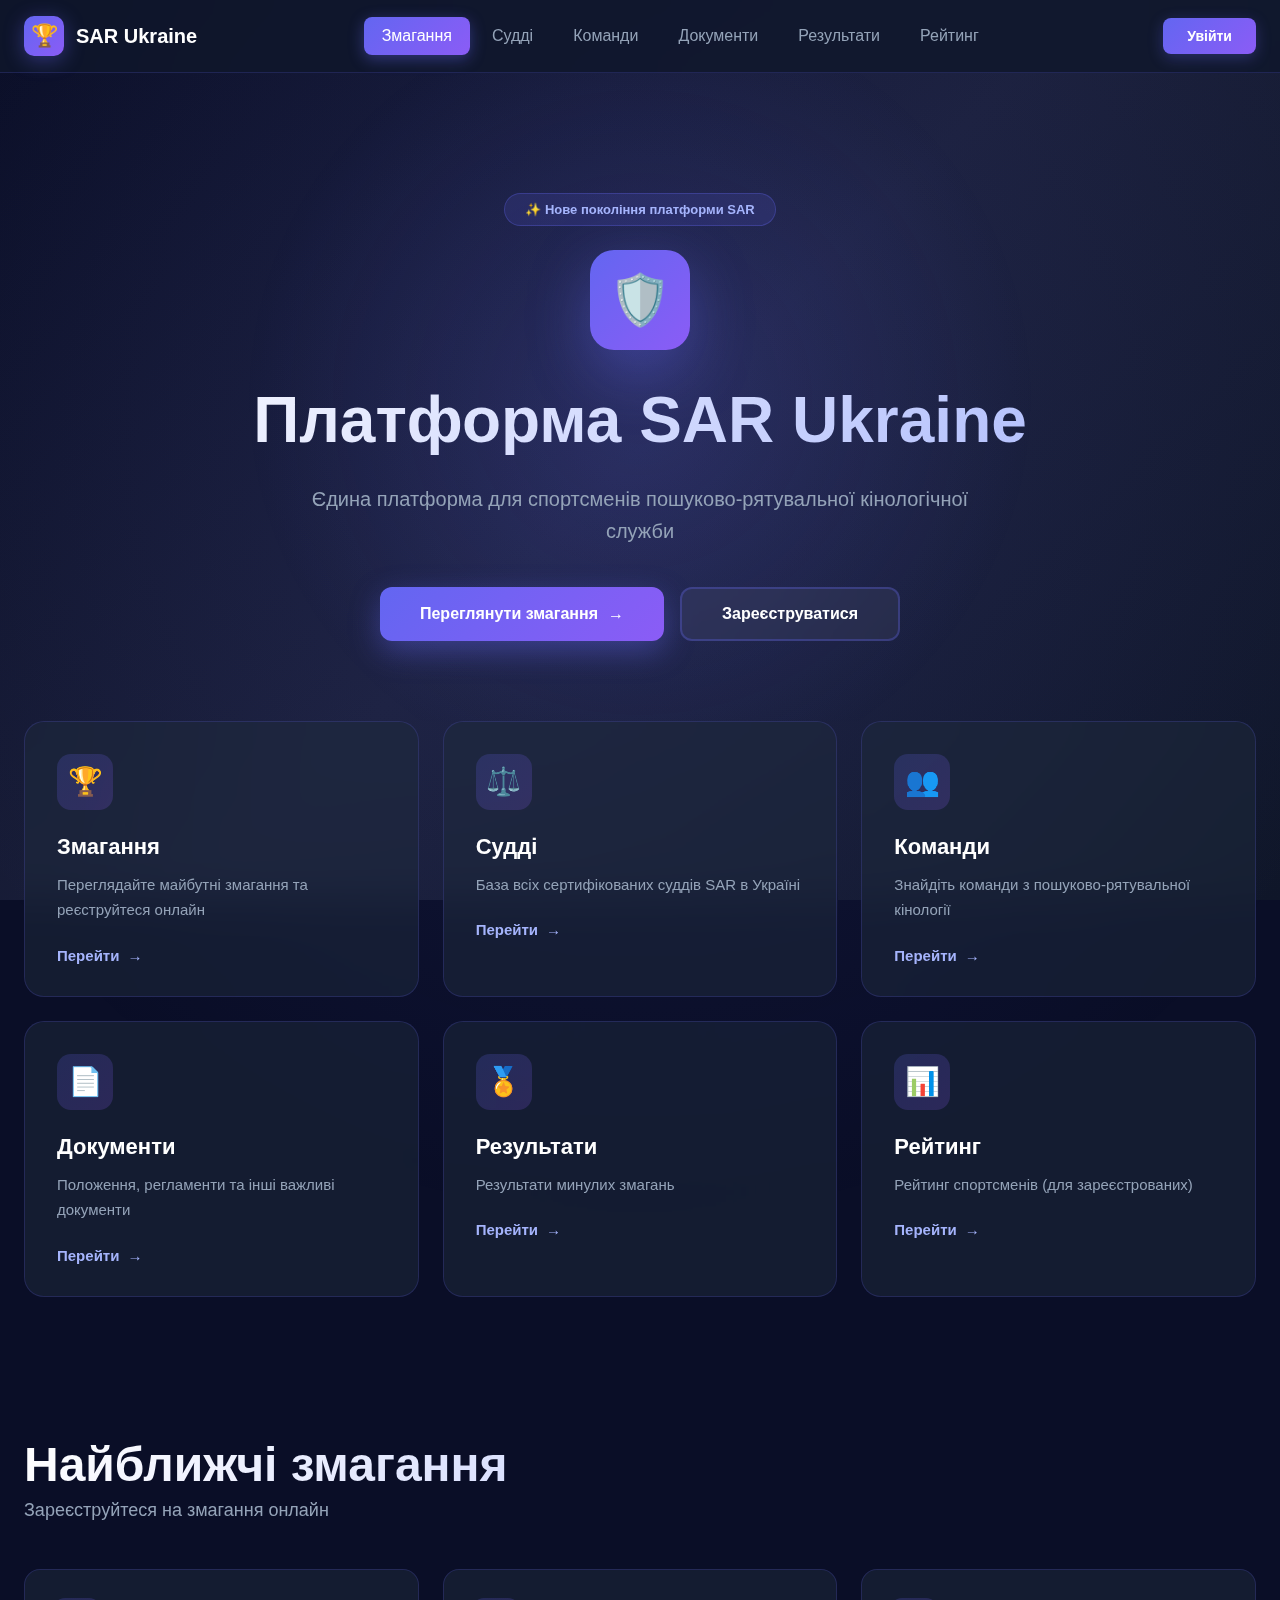
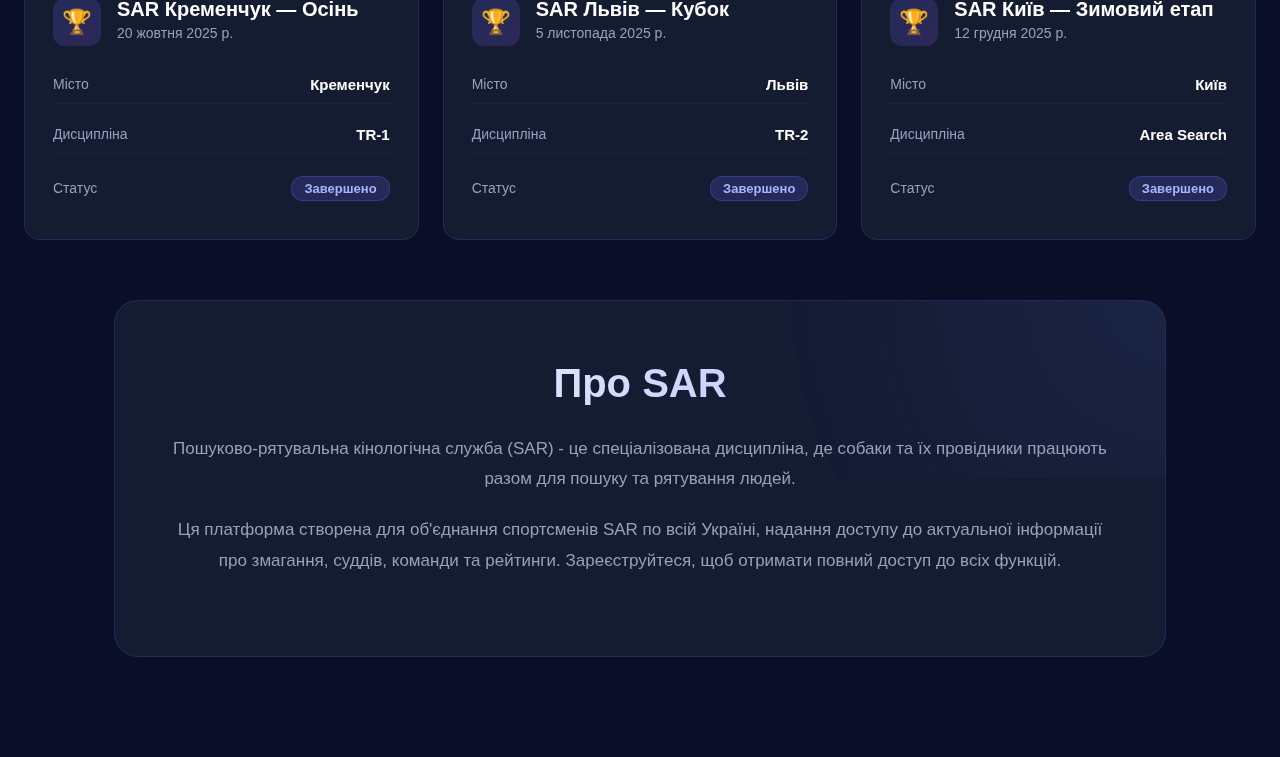
<file: populated-platform.html>
<!DOCTYPE html>
<html lang="uk">
<head>
    <meta charset="UTF-8">
    <meta name="viewport" content="width=device-width, initial-scale=1.0">
    <title>SAR Ukraine - Платформа для пошуково-рятувальної кінологічної служби</title>
    <style>
        * {
            margin: 0;
            padding: 0;
            box-sizing: border-box;
        }

        body {
            font-family: 'Inter', -apple-system, BlinkMacSystemFont, 'Segoe UI', Roboto, sans-serif;
            background: #0a0e27;
            color: #e5e7eb;
            overflow-x: hidden;
        }

        /* Animated Background */
        .bg-animation {
            position: fixed;
            top: 0;
            left: 0;
            width: 100%;
            height: 100%;
            z-index: 0;
            background: linear-gradient(135deg, #0a0e27 0%, #1a1f3a 50%, #0f1629 100%);
        }

        .bg-animation::before {
            content: '';
            position: absolute;
            top: -50%;
            left: -50%;
            width: 200%;
            height: 200%;
            background: radial-gradient(circle, rgba(99, 102, 241, 0.1) 0%, transparent 50%);
            animation: rotate 30s linear infinite;
        }

        @keyframes rotate {
            from { transform: rotate(0deg); }
            to { transform: rotate(360deg); }
        }

        .content-wrapper {
            position: relative;
            z-index: 1;
        }

        /* Header */
        .header {
            background: rgba(15, 23, 42, 0.8);
            backdrop-filter: blur(20px);
            -webkit-backdrop-filter: blur(20px);
            border-bottom: 1px solid rgba(99, 102, 241, 0.2);
            padding: 16px 0;
            position: sticky;
            top: 0;
            z-index: 100;
        }

        .header-content {
            max-width: 1400px;
            margin: 0 auto;
            padding: 0 24px;
            display: flex;
            justify-content: space-between;
            align-items: center;
        }

        .logo {
            display: flex;
            align-items: center;
            gap: 12px;
            font-size: 20px;
            font-weight: 700;
            color: #fff;
            cursor: pointer;
        }

        .logo-icon {
            width: 40px;
            height: 40px;
            background: linear-gradient(135deg, #6366f1 0%, #8b5cf6 100%);
            border-radius: 10px;
            display: flex;
            align-items: center;
            justify-content: center;
            font-size: 22px;
            box-shadow: 0 4px 20px rgba(99, 102, 241, 0.4);
        }

        .nav {
            display: flex;
            gap: 4px;
            align-items: center;
        }

        .nav-item {
            padding: 10px 18px;
            border-radius: 8px;
            cursor: pointer;
            transition: all 0.3s cubic-bezier(0.4, 0, 0.2, 1);
            font-size: 16px;
            font-weight: 500;
            display: flex;
            align-items: center;
            gap: 8px;
            color: #94a3b8;
            background: transparent;
            border: none;
            position: relative;
        }

        .nav-item::before {
            content: '';
            position: absolute;
            bottom: 0;
            left: 50%;
            transform: translateX(-50%) scaleX(0);
            width: 80%;
            height: 2px;
            background: linear-gradient(90deg, #6366f1, #8b5cf6);
            transition: transform 0.3s ease;
        }

        .nav-item:hover {
            color: #fff;
            background: rgba(99, 102, 241, 0.1);
        }

        .nav-item:hover::before {
            transform: translateX(-50%) scaleX(1);
        }

        .nav-item.active {
            background: linear-gradient(135deg, #6366f1 0%, #8b5cf6 100%);
            color: white;
            box-shadow: 0 4px 15px rgba(99, 102, 241, 0.4);
        }

        .btn-login {
            padding: 10px 24px;
            background: linear-gradient(135deg, #6366f1 0%, #8b5cf6 100%);
            color: white;
            border: none;
            border-radius: 8px;
            font-size: 14px;
            font-weight: 600;
            cursor: pointer;
            transition: all 0.3s;
            box-shadow: 0 4px 15px rgba(99, 102, 241, 0.3);
        }

        .btn-login:hover {
            transform: translateY(-2px);
            box-shadow: 0 6px 25px rgba(99, 102, 241, 0.5);
        }

        /* Mobile Menu */
        .mobile-menu-btn {
            display: none;
            background: none;
            border: none;
            color: #fff;
            font-size: 24px;
            cursor: pointer;
            padding: 8px;
        }

        .mobile-menu {
            display: none;
            position: fixed;
            top: 73px;
            left: 0;
            right: 0;
            background: linear-gradient(180deg, rgba(15, 23, 42, 0.98) 0%, rgba(30, 41, 59, 0.98) 100%);
            backdrop-filter: blur(20px);
            padding: 20px;
            border-bottom: 1px solid rgba(99, 102, 241, 0.3);
            box-shadow: 0 10px 40px rgba(0, 0, 0, 0.5);
            animation: slideDown 0.3s ease;
            z-index: 99;
        }

        @keyframes slideDown {
            from {
                opacity: 0;
                transform: translateY(-20px);
            }
            to {
                opacity: 1;
                transform: translateY(0);
            }
        }

        .mobile-menu.active {
            display: block;
        }

        .mobile-nav {
            display: flex;
            flex-direction: column;
            gap: 8px;
        }

        .mobile-nav .nav-item {
            background: rgba(30, 41, 59, 0.6);
            border: 1px solid rgba(99, 102, 241, 0.2);
        }

        .mobile-nav .nav-item:hover {
            background: rgba(99, 102, 241, 0.2);
            border-color: rgba(99, 102, 241, 0.4);
        }

        .mobile-nav .btn-login {
            background: linear-gradient(135deg, #6366f1 0%, #8b5cf6 100%);
            border: none;
        }

        .mobile-nav .nav-item {
            width: 100%;
            justify-content: flex-start;
            padding: 14px 18px;
        }

        /* Hero Section */
        .hero {
            padding: 120px 24px 80px;
            text-align: center;
            position: relative;
            overflow: hidden;
        }

        .hero::before {
            content: '';
            position: absolute;
            top: 50%;
            left: 50%;
            transform: translate(-50%, -50%);
            width: 800px;
            height: 800px;
            background: radial-gradient(circle, rgba(99, 102, 241, 0.15) 0%, transparent 70%);
            animation: pulse 4s ease-in-out infinite;
        }

        @keyframes pulse {
            0%, 100% { transform: translate(-50%, -50%) scale(1); }
            50% { transform: translate(-50%, -50%) scale(1.1); }
        }

        .hero-content {
            position: relative;
            z-index: 1;
        }

        .hero-badge {
            display: inline-block;
            padding: 8px 20px;
            background: rgba(99, 102, 241, 0.15);
            border: 1px solid rgba(99, 102, 241, 0.3);
            border-radius: 50px;
            font-size: 13px;
            font-weight: 600;
            color: #a5b4fc;
            margin-bottom: 24px;
            animation: fadeInDown 0.8s ease;
        }

        @keyframes fadeInDown {
            from {
                opacity: 0;
                transform: translateY(-20px);
            }
            to {
                opacity: 1;
                transform: translateY(0);
            }
        }

        .hero-icon {
            width: 100px;
            height: 100px;
            background: linear-gradient(135deg, #6366f1 0%, #8b5cf6 100%);
            border-radius: 24px;
            margin: 0 auto 32px;
            display: flex;
            align-items: center;
            justify-content: center;
            font-size: 50px;
            box-shadow: 0 20px 60px rgba(99, 102, 241, 0.4);
            animation: float 3s ease-in-out infinite;
        }

        @keyframes float {
            0%, 100% { transform: translateY(0px); }
            50% { transform: translateY(-10px); }
        }

        .hero h1 {
            font-size: 64px;
            font-weight: 800;
            margin-bottom: 24px;
            background: linear-gradient(135deg, #fff 0%, #a5b4fc 100%);
            -webkit-background-clip: text;
            -webkit-text-fill-color: transparent;
            background-clip: text;
            line-height: 1.2;
            animation: fadeIn 1s ease 0.3s both;
        }

        @keyframes fadeIn {
            from { opacity: 0; transform: translateY(20px); }
            to { opacity: 1; transform: translateY(0); }
        }

        .hero p {
            font-size: 20px;
            color: #94a3b8;
            margin-bottom: 40px;
            max-width: 700px;
            margin-left: auto;
            margin-right: auto;
            line-height: 1.6;
            animation: fadeIn 1s ease 0.5s both;
        }

        .hero-buttons {
            display: flex;
            gap: 16px;
            justify-content: center;
            flex-wrap: wrap;
            animation: fadeIn 1s ease 0.7s both;
        }

        .btn-primary {
            padding: 16px 40px;
            background: linear-gradient(135deg, #6366f1 0%, #8b5cf6 100%);
            color: white;
            border: none;
            border-radius: 12px;
            font-size: 16px;
            font-weight: 600;
            cursor: pointer;
            transition: all 0.3s;
            display: flex;
            align-items: center;
            gap: 10px;
            box-shadow: 0 10px 30px rgba(99, 102, 241, 0.4);
        }

        .btn-primary:hover {
            transform: translateY(-3px);
            box-shadow: 0 15px 40px rgba(99, 102, 241, 0.6);
        }

        .btn-secondary {
            padding: 16px 40px;
            background: rgba(255, 255, 255, 0.05);
            color: #fff;
            border: 2px solid rgba(99, 102, 241, 0.3);
            border-radius: 12px;
            font-size: 16px;
            font-weight: 600;
            cursor: pointer;
            transition: all 0.3s;
            backdrop-filter: blur(10px);
        }

        .btn-secondary:hover {
            background: rgba(99, 102, 241, 0.1);
            border-color: rgba(99, 102, 241, 0.5);
            transform: translateY(-2px);
        }

        /* Features Grid */
        .features {
            max-width: 1400px;
            margin: 0 auto;
            padding: 0 24px 100px;
            display: grid;
            grid-template-columns: repeat(auto-fit, minmax(300px, 1fr));
            gap: 24px;
        }

        .feature-card {
            background: rgba(30, 41, 59, 0.5);
            backdrop-filter: blur(20px);
            border: 1px solid rgba(99, 102, 241, 0.2);
            border-radius: 20px;
            padding: 32px;
            transition: all 0.4s cubic-bezier(0.4, 0, 0.2, 1);
            cursor: pointer;
            position: relative;
            overflow: hidden;
        }

        .feature-card::before {
            content: '';
            position: absolute;
            top: 0;
            left: 0;
            right: 0;
            height: 3px;
            background: linear-gradient(90deg, #6366f1, #8b5cf6, #ec4899);
            transform: scaleX(0);
            transform-origin: left;
            transition: transform 0.4s ease;
        }

        .feature-card:hover::before {
            transform: scaleX(1);
        }

        .feature-card:hover {
            transform: translateY(-8px);
            background: rgba(30, 41, 59, 0.8);
            border-color: rgba(99, 102, 241, 0.5);
            box-shadow: 0 20px 60px rgba(99, 102, 241, 0.3);
        }

        .feature-icon {
            width: 56px;
            height: 56px;
            background: linear-gradient(135deg, rgba(99, 102, 241, 0.2) 0%, rgba(139, 92, 246, 0.2) 100%);
            border-radius: 14px;
            display: flex;
            align-items: center;
            justify-content: center;
            font-size: 28px;
            margin-bottom: 24px;
            transition: all 0.3s;
        }

        .feature-card:hover .feature-icon {
            transform: scale(1.1) rotate(5deg);
            background: linear-gradient(135deg, #6366f1 0%, #8b5cf6 100%);
            box-shadow: 0 8px 25px rgba(99, 102, 241, 0.5);
        }

        .feature-card h3 {
            font-size: 22px;
            font-weight: 700;
            margin-bottom: 12px;
            color: #fff;
        }

        .feature-card p {
            font-size: 15px;
            color: #94a3b8;
            line-height: 1.7;
            margin-bottom: 24px;
        }

        .feature-link {
            display: flex;
            align-items: center;
            gap: 8px;
            color: #a5b4fc;
            font-size: 15px;
            font-weight: 600;
            transition: all 0.3s;
        }

        .feature-card:hover .feature-link {
            color: #c7d2fe;
            gap: 12px;
        }

        /* About Section */
        .about {
            max-width: 1100px;
            margin: 0 auto;
            padding: 0 24px 100px;
        }

        .about-box {
            background: rgba(30, 41, 59, 0.5);
            backdrop-filter: blur(20px);
            border: 1px solid rgba(99, 102, 241, 0.2);
            border-radius: 24px;
            padding: 60px 48px;
            position: relative;
            overflow: hidden;
        }

        .about-box::before {
            content: '';
            position: absolute;
            top: -50%;
            right: -50%;
            width: 100%;
            height: 100%;
            background: radial-gradient(circle, rgba(99, 102, 241, 0.1) 0%, transparent 70%);
        }

        .about-box h2 {
            font-size: 40px;
            font-weight: 800;
            margin-bottom: 28px;
            text-align: center;
            background: linear-gradient(135deg, #fff 0%, #a5b4fc 100%);
            -webkit-background-clip: text;
            -webkit-text-fill-color: transparent;
            background-clip: text;
            position: relative;
        }

        .about-box p {
            font-size: 17px;
            color: #94a3b8;
            line-height: 1.8;
            margin-bottom: 20px;
            text-align: center;
            position: relative;
        }

        /* Page Content */
        .page-content {
            max-width: 1400px;
            margin: 0 auto;
            padding: 60px 24px;
        }

        .page-header {
            margin-bottom: 48px;
            text-align: left;
        }

        .page-header h1 {
            font-size: 48px;
            font-weight: 800;
            margin-bottom: 8px;
            background: linear-gradient(135deg, #fff 0%, #a5b4fc 100%);
            -webkit-background-clip: text;
            -webkit-text-fill-color: transparent;
            background-clip: text;
        }

        .page-header p {
            font-size: 18px;
            color: #94a3b8;
        }

        /* Data Cards */
        .data-grid {
            display: grid;
            grid-template-columns: repeat(auto-fill, minmax(350px, 1fr));
            gap: 24px;
        }

        .data-card {
            background: rgba(30, 41, 59, 0.5);
            backdrop-filter: blur(20px);
            border: 1px solid rgba(99, 102, 241, 0.2);
            border-radius: 16px;
            padding: 28px;
            transition: all 0.3s;
            position: relative;
            overflow: hidden;
        }

        .data-card::before {
            content: '';
            position: absolute;
            top: 0;
            left: 0;
            right: 0;
            height: 3px;
            background: linear-gradient(90deg, #6366f1, #8b5cf6);
            transform: scaleX(0);
            transition: transform 0.3s ease;
        }

        .data-card:hover::before {
            transform: scaleX(1);
        }

        .data-card:hover {
            transform: translateY(-4px);
            background: rgba(30, 41, 59, 0.8);
            border-color: rgba(99, 102, 241, 0.4);
            box-shadow: 0 15px 40px rgba(99, 102, 241, 0.2);
        }

        .data-card-header {
            display: flex;
            align-items: flex-start;
            gap: 16px;
            margin-bottom: 20px;
        }

        .data-card-icon {
            width: 48px;
            height: 48px;
            background: linear-gradient(135deg, rgba(99, 102, 241, 0.2) 0%, rgba(139, 92, 246, 0.2) 100%);
            border-radius: 12px;
            display: flex;
            align-items: center;
            justify-content: center;
            font-size: 24px;
            flex-shrink: 0;
        }

        .data-card-title {
            flex: 1;
        }

        .data-card-title h3 {
            font-size: 20px;
            font-weight: 700;
            color: #fff;
            margin-bottom: 4px;
        }

        .data-card-title p {
            font-size: 14px;
            color: #94a3b8;
        }

        .data-card-info {
            display: flex;
            flex-direction: column;
            gap: 12px;
        }

        .info-row {
            display: flex;
            justify-content: space-between;
            align-items: center;
            padding: 10px 0;
            border-bottom: 1px solid rgba(99, 102, 241, 0.1);
        }

        .info-row:last-child {
            border-bottom: none;
        }

        .info-label {
            font-size: 14px;
            color: #94a3b8;
        }

        .info-value {
            font-size: 15px;
            font-weight: 600;
            color: #fff;
        }

        .badge {
            display: inline-block;
            padding: 4px 12px;
            background: rgba(99, 102, 241, 0.2);
            border: 1px solid rgba(99, 102, 241, 0.3);
            border-radius: 12px;
            font-size: 13px;
            font-weight: 600;
            color: #a5b4fc;
        }

        .badge.badge-success {
            background: rgba(34, 197, 94, 0.2);
            border-color: rgba(34, 197, 94, 0.3);
            color: #86efac;
        }

        .badge.badge-warning {
            background: rgba(251, 146, 60, 0.2);
            border-color: rgba(251, 146, 60, 0.3);
            color: #fdba74;
        }

        /* List View */
        .data-list {
            display: flex;
            flex-direction: column;
            gap: 16px;
        }

        .list-item {
            background: rgba(30, 41, 59, 0.5);
            backdrop-filter: blur(20px);
            border: 1px solid rgba(99, 102, 241, 0.2);
            border-radius: 12px;
            padding: 20px 24px;
            display: flex;
            align-items: center;
            gap: 20px;
            transition: all 0.3s;
        }

        .list-item:hover {
            background: rgba(30, 41, 59, 0.8);
            border-color: rgba(99, 102, 241, 0.4);
            transform: translateX(4px);
        }

        .list-rank {
            width: 48px;
            height: 48px;
            background: linear-gradient(135deg, #6366f1 0%, #8b5cf6 100%);
            border-radius: 12px;
            display: flex;
            align-items: center;
            justify-content: center;
            font-size: 20px;
            font-weight: 800;
            color: #fff;
            flex-shrink: 0;
        }

        .list-rank.gold {
            background: linear-gradient(135deg, #fbbf24 0%, #f59e0b 100%);
        }

        .list-rank.silver {
            background: linear-gradient(135deg, #94a3b8 0%, #64748b 100%);
        }

        .list-rank.bronze {
            background: linear-gradient(135deg, #fb923c 0%, #f97316 100%);
        }

        .list-content {
            flex: 1;
        }

        .list-title {
            font-size: 18px;
            font-weight: 700;
            color: #fff;
            margin-bottom: 4px;
        }

        .list-subtitle {
            font-size: 14px;
            color: #94a3b8;
        }

        .list-points {
            font-size: 24px;
            font-weight: 800;
            color: #6366f1;
        }

        /* Document Card */
        .doc-card {
            background: rgba(30, 41, 59, 0.5);
            backdrop-filter: blur(20px);
            border: 1px solid rgba(99, 102, 241, 0.2);
            border-radius: 16px;
            padding: 24px;
            transition: all 0.3s;
            cursor: pointer;
        }

        .doc-card:hover {
            background: rgba(30, 41, 59, 0.8);
            border-color: rgba(99, 102, 241, 0.4);
            transform: translateY(-4px);
            box-shadow: 0 15px 40px rgba(99, 102, 241, 0.2);
        }

        .doc-header {
            display: flex;
            align-items: center;
            gap: 16px;
            margin-bottom: 16px;
        }

        .doc-icon {
            width: 56px;
            height: 56px;
            background: linear-gradient(135deg, rgba(99, 102, 241, 0.2) 0%, rgba(139, 92, 246, 0.2) 100%);
            border-radius: 12px;
            display: flex;
            align-items: center;
            justify-content: center;
            font-size: 28px;
        }

        .doc-title {
            font-size: 18px;
            font-weight: 700;
            color: #fff;
            margin-bottom: 8px;
        }

        .doc-desc {
            font-size: 14px;
            color: #94a3b8;
            line-height: 1.6;
        }

        .page {
            display: none;
            animation: fadeIn 0.5s ease;
        }

        .page.active {
            display: block;
        }

        /* Responsive */
        @media (max-width: 1024px) {
            .features {
                grid-template-columns: repeat(auto-fit, minmax(280px, 1fr));
            }
            
            .data-grid {
                grid-template-columns: repeat(auto-fill, minmax(300px, 1fr));
            }
        }

        @media (max-width: 768px) {
            .nav, .btn-login {
                display: none;
            }

            .mobile-menu-btn {
                display: block;
            }

            .hero {
                padding: 80px 24px 60px;
            }

            .hero h1 {
                font-size: 40px;
            }

            .hero p {
                font-size: 16px;
            }

            .hero-icon {
                width: 80px;
                height: 80px;
                font-size: 40px;
            }

            .features {
                grid-template-columns: 1fr;
            }

            .about-box {
                padding: 40px 28px;
            }

            .about-box h2 {
                font-size: 32px;
            }

            .page-header h1 {
                font-size: 36px;
            }

            .hero-buttons {
                flex-direction: column;
                align-items: stretch;
            }

            .btn-primary, .btn-secondary {
                width: 100%;
                justify-content: center;
            }

            .data-grid {
                grid-template-columns: 1fr;
            }
        }

        @media (max-width: 480px) {
            .hero h1 {
                font-size: 32px;
            }

            .about-box {
                padding: 32px 20px;
            }
        }
    </style>
</head>
<body>
    <div class="bg-animation"></div>
    
    <div class="content-wrapper">
        <!-- Header -->
        <header class="header">
            <div class="header-content">
                <div class="logo" onclick="showPage('home')">
                    <div class="logo-icon">🏆</div>
                    <span>SAR Ukraine</span>
                </div>
                
                <button class="mobile-menu-btn" onclick="toggleMobileMenu()">
                    ☰
                </button>

                <nav class="nav">
                    <button class="nav-item active" data-page="home">Змагання</button>
                    <button class="nav-item" data-page="judges">Судді</button>
                    <button class="nav-item" data-page="teams">Команди</button>
                    <button class="nav-item" data-page="documents">Документи</button>
                    <button class="nav-item" data-page="results">Результати</button>
                    <button class="nav-item" data-page="rating">Рейтинг</button>
                </nav>
                <button class="btn-login">Увійти</button>
            </div>
        </header>

        <!-- Mobile Menu -->
        <div class="mobile-menu" id="mobileMenu">
            <nav class="mobile-nav">
                <button class="nav-item" data-page="home">🏠 Змагання</button>
                <button class="nav-item" data-page="judges">⚖️ Судді</button>
                <button class="nav-item" data-page="teams">👥 Команди</button>
                <button class="nav-item" data-page="documents">📄 Документи</button>
                <button class="nav-item" data-page="results">🏆 Результати</button>
                <button class="nav-item" data-page="rating">📊 Рейтинг</button>
                <button class="btn-login" style="display: block; width: 100%; margin-top: 12px;">Увійти</button>
            </nav>
        </div>

        <!-- Home Page -->
        <div class="page active" id="home">
            <section class="hero">
                <div class="hero-content">
                    <div class="hero-badge">✨ Нове покоління платформи SAR</div>
                    <div class="hero-icon">🛡️</div>
                    <h1>Платформа SAR Ukraine</h1>
                    <p>Єдина платформа для спортсменів пошуково-рятувальної кінологічної служби</p>
                    <div class="hero-buttons">
                        <button class="btn-primary" onclick="document.getElementById('competitions').scrollIntoView({behavior: 'smooth'})">
                            Переглянути змагання
                            <span>→</span>
                        </button>
                        <button class="btn-secondary">Зареєструватися</button>
                    </div>
                </div>
            </section>

            <section class="features">
                <div class="feature-card" onclick="showPage('home')">
                    <div class="feature-icon">🏆</div>
                    <h3>Змагання</h3>
                    <p>Переглядайте майбутні змагання та реєструйтеся онлайн</p>
                    <div class="feature-link">
                        Перейти <span>→</span>
                    </div>
                </div>

                <div class="feature-card" onclick="showPage('judges')">
                    <div class="feature-icon">⚖️</div>
                    <h3>Судді</h3>
                    <p>База всіх сертифікованих суддів SAR в Україні</p>
                    <div class="feature-link">
                        Перейти <span>→</span>
                    </div>
                </div>

                <div class="feature-card" onclick="showPage('teams')">
                    <div class="feature-icon">👥</div>
                    <h3>Команди</h3>
                    <p>Знайдіть команди з пошуково-рятувальної кінології</p>
                    <div class="feature-link">
                        Перейти <span>→</span>
                    </div>
                </div>

                <div class="feature-card" onclick="showPage('documents')">
                    <div class="feature-icon">📄</div>
                    <h3>Документи</h3>
                    <p>Положення, регламенти та інші важливі документи</p>
                    <div class="feature-link">
                        Перейти <span>→</span>
                    </div>
                </div>

                <div class="feature-card" onclick="showPage('results')">
                    <div class="feature-icon">🏅</div>
                    <h3>Результати</h3>
                    <p>Результати минулих змагань</p>
                    <div class="feature-link">
                        Перейти <span>→</span>
                    </div>
                </div>

                <div class="feature-card" onclick="showPage('rating')">
                    <div class="feature-icon">📊</div>
                    <h3>Рейтинг</h3>
                    <p>Рейтинг спортсменів (для зареєстрованих)</p>
                    <div class="feature-link">
                        Перейти <span>→</span>
                    </div>
                </div>
            </section>

            <section id="competitions" class="page-content" style="padding-top: 40px;">
                <div class="page-header">
                    <h1>Найближчі змагання</h1>
                    <p>Зареєструйтеся на змагання онлайн</p>
                </div>
                <div class="data-grid" id="eventsGrid"></div>
            </section>

            <section class="about">
                <div class="about-box">
                    <h2>Про SAR</h2>
                    <p>Пошуково-рятувальна кінологічна служба (SAR) - це спеціалізована дисципліна, де собаки та їх провідники працюють разом для пошуку та рятування людей.</p>
                    <p>Ця платформа створена для об'єднання спортсменів SAR по всій Україні, надання доступу до актуальної інформації про змагання, суддів, команди та рейтинги. Зареєструйтеся, щоб отримати повний доступ до всіх функцій.</p>
                </div>
            </section>
        </div>

        <!-- Judges Page -->
        <div class="page" id="judges">
            <div class="page-content">
                <div class="page-header">
                    <h1>Судді SAR</h1>
                    <p>Сертифіковані судді з пошуково-рятувальної кінології в Україні</p>
                </div>
                <div class="data-grid" id="judgesGrid"></div>
            </div>
        </div>

        <!-- Teams Page -->
        <div class="page" id="teams">
            <div class="page-content">
                <div class="page-header">
                    <h1>Команди</h1>
                    <p>Знайдіть команди з пошуково-рятувальної кінології</p>
                </div>
                <div class="data-grid" id="teamsGrid"></div>
            </div>
        </div>

        <!-- Documents Page -->
        <div class="page" id="documents">
            <div class="page-content">
                <div class="page-header">
                    <h1>Документи</h1>
                    <p>Положення, регламенти та інші важливі документи</p>
                </div>
                <div class="data-grid" id="documentsGrid"></div>
            </div>
        </div>

        <!-- Results Page -->
        <div class="page" id="results">
            <div class="page-content">
                <div class="page-header">
                    <h1>Результати</h1>
                    <p>Результати минулих змагань</p>
                </div>
                <div class="data-list" id="resultsList"></div>
            </div>
        </div>

        <!-- Rating Page -->
        <div class="page" id="rating">
            <div class="page-content">
                <div class="page-header">
                    <h1>Рейтинг</h1>
                    <p>Загальний рейтинг спортсменів SAR України</p>
                </div>
                <div class="data-list" id="ratingList"></div>
            </div>
        </div>
    </div>

    <script>
        // Data
        const eventsData = [
            {
                "title": "SAR Кременчук — Осінь",
                "date": "2025-10-20",
                "city": "Кременчук",
                "discipline": "TR-1"
            },
            {
                "title": "SAR Львів — Кубок",
                "date": "2025-11-05",
                "city": "Львів",
                "discipline": "TR-2"
            },
            {
                "title": "SAR Київ — Зимовий етап",
                "date": "2025-12-12",
                "city": "Київ",
                "discipline": "Area Search"
            }
        ];

        const judgesData = [
            {
                "name": "Іван Петренко",
                "region": "Київська",
                "level": "National"
            },
            {
                "name": "Олена Шевченко",
                "region": "Львівська",
                "level": "National"
            },
            {
                "name": "Сергій Коваль",
                "region": "Полтавська",
                "level": "Regional"
            }
        ];

        const teamsData = [
            {
                "name": "SAR Київ",
                "city": "Київ"
            },
            {
                "name": "SAR Львів",
                "city": "Львів"
            },
            {
                "name": "SAR Харків",
                "city": "Харків"
            }
        ];

        const documentsData = [
            {
                "title": "Актуальне положення SAR (2025)",
                "desc": "Правила та вимоги до змагань.",
                "file": "files/sar-regulations-2025.pdf"
            },
            {
                "title": "Шаблон заявки учасника",
                "desc": "Заповніть та подайте організатору.",
                "file": "files/participant-form.docx"
            },
            {
                "title": "Шаблон заявки організатора",
                "desc": "Документація для проведення етапу.",
                "file": "files/organizer-pack.zip"
            }
        ];

        const resultsData = [
            {
                "event": "Київ — Зимовий етап",
                "handler": "Марія Іванчук",
                "dog": "Рекс",
                "points": 97
            },
            {
                "event": "Львів — Кубок",
                "handler": "Андрій Степанюк",
                "dog": "Лада",
                "points": 92
            },
            {
                "event": "Кременчук — Осінь",
                "handler": "Оксана Бойко",
                "dog": "Тор",
                "points": 89
            }
        ];

        const ratingData = [
            {
                "handler": "Марія Іванчук",
                "dog": "Рекс",
                "points": 185
            },
            {
                "handler": "Андрій Степанюк",
                "dog": "Лада",
                "points": 172
            },
            {
                "handler": "Оксана Бойко",
                "dog": "Тор",
                "points": 160
            }
        ];

        // Helper Functions
        function formatDate(dateString) {
            const date = new Date(dateString);
            const options = { year: 'numeric', month: 'long', day: 'numeric' };
            return date.toLocaleDateString('uk-UA', options);
        }

        function getDaysUntil(dateString) {
            const today = new Date();
            const eventDate = new Date(dateString);
            const diffTime = eventDate - today;
            const diffDays = Math.ceil(diffTime / (1000 * 60 * 60 * 24));
            return diffDays;
        }

        // Render Functions
        function renderEvents() {
            const grid = document.getElementById('eventsGrid');
            grid.innerHTML = eventsData.map(event => {
                const daysUntil = getDaysUntil(event.date);
                const status = daysUntil < 0 ? 'Завершено' : daysUntil === 0 ? 'Сьогодні' : daysUntil === 1 ? 'Завтра' : `Через ${daysUntil} днів`;
                const badgeClass = daysUntil < 0 ? '' : daysUntil <= 7 ? 'badge-warning' : 'badge-success';
                
                return `
                    <div class="data-card">
                        <div class="data-card-header">
                            <div class="data-card-icon">🏆</div>
                            <div class="data-card-title">
                                <h3>${event.title}</h3>
                                <p>${formatDate(event.date)}</p>
                            </div>
                        </div>
                        <div class="data-card-info">
                            <div class="info-row">
                                <span class="info-label">Місто</span>
                                <span class="info-value">${event.city}</span>
                            </div>
                            <div class="info-row">
                                <span class="info-label">Дисципліна</span>
                                <span class="info-value">${event.discipline}</span>
                            </div>
                            <div class="info-row">
                                <span class="info-label">Статус</span>
                                <span class="badge ${badgeClass}">${status}</span>
                            </div>
                        </div>
                    </div>
                `;
            }).join('');
        }

        function renderJudges() {
            const grid = document.getElementById('judgesGrid');
            grid.innerHTML = judgesData.map(judge => {
                const levelText = judge.level === 'National' ? 'Національний' : 'Регіональний';
                const badgeClass = judge.level === 'National' ? 'badge-success' : '';
                
                return `
                    <div class="data-card">
                        <div class="data-card-header">
                            <div class="data-card-icon">⚖️</div>
                            <div class="data-card-title">
                                <h3>${judge.name}</h3>
                                <p>${judge.region} область</p>
                            </div>
                        </div>
                        <div class="data-card-info">
                            <div class="info-row">
                                <span class="info-label">Рівень</span>
                                <span class="badge ${badgeClass}">${levelText}</span>
                            </div>
                            <div class="info-row">
                                <span class="info-label">Регіон</span>
                                <span class="info-value">${judge.region}</span>
                            </div>
                        </div>
                    </div>
                `;
            }).join('');
        }

        function renderTeams() {
            const grid = document.getElementById('teamsGrid');
            grid.innerHTML = teamsData.map(team => {
                return `
                    <div class="data-card">
                        <div class="data-card-header">
                            <div class="data-card-icon">👥</div>
                            <div class="data-card-title">
                                <h3>${team.name}</h3>
                                <p>${team.city}</p>
                            </div>
                        </div>
                        <div class="data-card-info">
                            <div class="info-row">
                                <span class="info-label">Місто</span>
                                <span class="info-value">${team.city}</span>
                            </div>
                            <div class="info-row">
                                <span class="info-label">Статус</span>
                                <span class="badge badge-success">Активна</span>
                            </div>
                        </div>
                    </div>
                `;
            }).join('');
        }

        function renderDocuments() {
            const grid = document.getElementById('documentsGrid');
            grid.innerHTML = documentsData.map(doc => {
                const extension = doc.file.split('.').pop().toUpperCase();
                const icon = extension === 'PDF' ? '📕' : extension === 'DOCX' ? '📘' : '📦';
                
                return `
                    <div class="doc-card">
                        <div class="doc-header">
                            <div class="doc-icon">${icon}</div>
                            <div style="flex: 1;">
                                <div class="doc-title">${doc.title}</div>
                                <div class="doc-desc">${doc.desc}</div>
                            </div>
                        </div>
                        <div style="display: flex; justify-content: space-between; align-items: center; margin-top: 16px;">
                            <span class="badge">${extension}</span>
                            <button class="btn-secondary" style="padding: 8px 20px; font-size: 14px;">Завантажити</button>
                        </div>
                    </div>
                `;
            }).join('');
        }

        function renderResults() {
            const list = document.getElementById('resultsList');
            list.innerHTML = resultsData.map((result, index) => {
                const rankClass = index === 0 ? 'gold' : index === 1 ? 'silver' : index === 2 ? 'bronze' : '';
                const medal = index === 0 ? '🥇' : index === 1 ? '🥈' : index === 2 ? '🥉' : (index + 1);
                
                return `
                    <div class="list-item">
                        <div class="list-rank ${rankClass}">${medal}</div>
                        <div class="list-content">
                            <div class="list-title">${result.handler} & ${result.dog}</div>
                            <div class="list-subtitle">${result.event}</div>
                        </div>
                        <div class="list-points">${result.points}</div>
                    </div>
                `;
            }).join('');
        }

        function renderRating() {
            const list = document.getElementById('ratingList');
            list.innerHTML = ratingData.map((rating, index) => {
                const rankClass = index === 0 ? 'gold' : index === 1 ? 'silver' : index === 2 ? 'bronze' : '';
                const medal = index === 0 ? '🥇' : index === 1 ? '🥈' : index === 2 ? '🥉' : (index + 1);
                
                return `
                    <div class="list-item">
                        <div class="list-rank ${rankClass}">${medal}</div>
                        <div class="list-content">
                            <div class="list-title">${rating.handler} & ${rating.dog}</div>
                            <div class="list-subtitle">Загальний рейтинг сезону</div>
                        </div>
                        <div class="list-points">${rating.points}</div>
                    </div>
                `;
            }).join('');
        }

        // Navigation
        const navItems = document.querySelectorAll('.nav-item');
        const pages = document.querySelectorAll('.page');
        const mobileMenu = document.getElementById('mobileMenu');

        function showPage(pageName) {
            pages.forEach(page => page.classList.remove('active'));
            
            const targetPage = document.getElementById(pageName);
            if (targetPage) {
                targetPage.classList.add('active');
            }

            navItems.forEach(item => {
                if (item.dataset.page === pageName) {
                    item.classList.add('active');
                } else {
                    item.classList.remove('active');
                }
            });

            // Close mobile menu
            mobileMenu.classList.remove('active');

            window.scrollTo({ top: 0, behavior: 'smooth' });
        }

        function toggleMobileMenu() {
            mobileMenu.classList.toggle('active');
        }

        navItems.forEach(item => {
            item.addEventListener('click', () => {
                showPage(item.dataset.page);
            });
        });

        // Close mobile menu on resize
        window.addEventListener('resize', () => {
            if (window.innerWidth > 768) {
                mobileMenu.classList.remove('active');
            }
        });

        // Initialize
        document.addEventListener('DOMContentLoaded', () => {
            renderEvents();
            renderJudges();
            renderTeams();
            renderDocuments();
            renderResults();
            renderRating();
        });
    </script>
</body>
</html>
</file>
